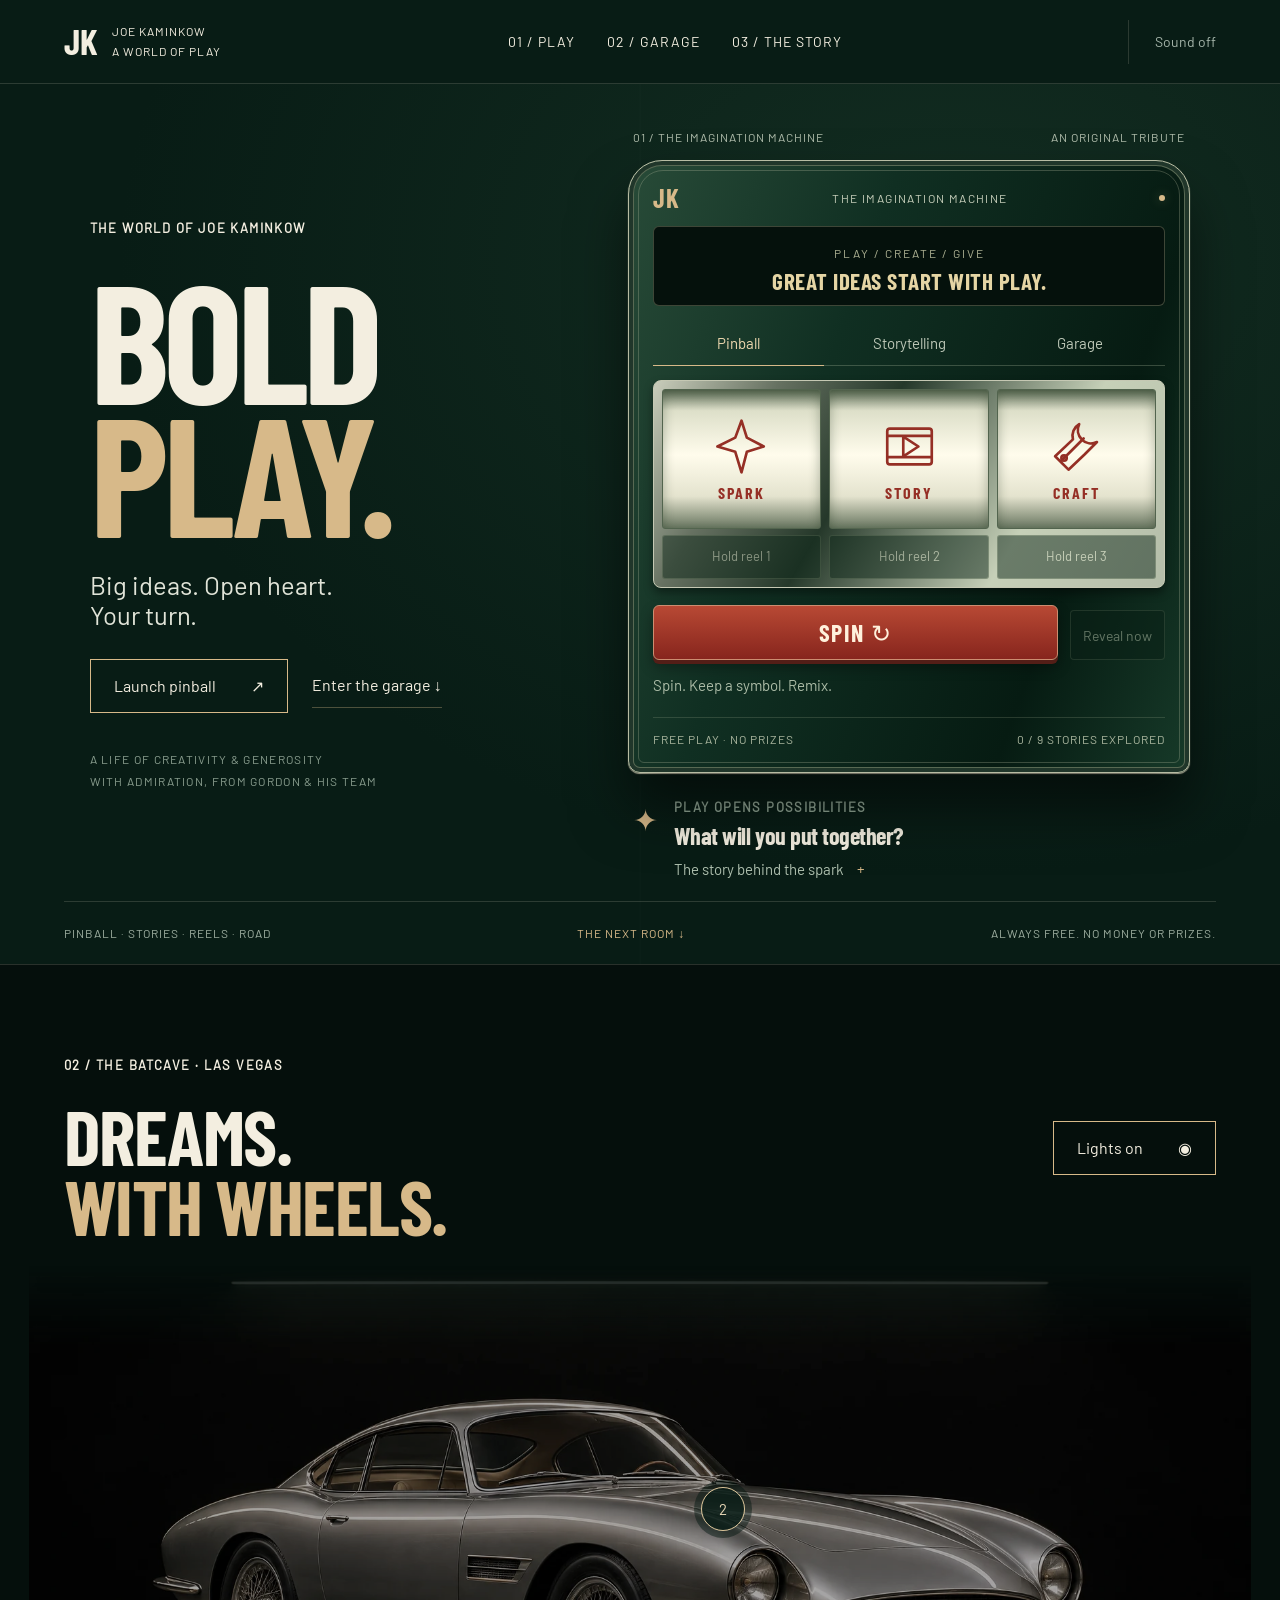
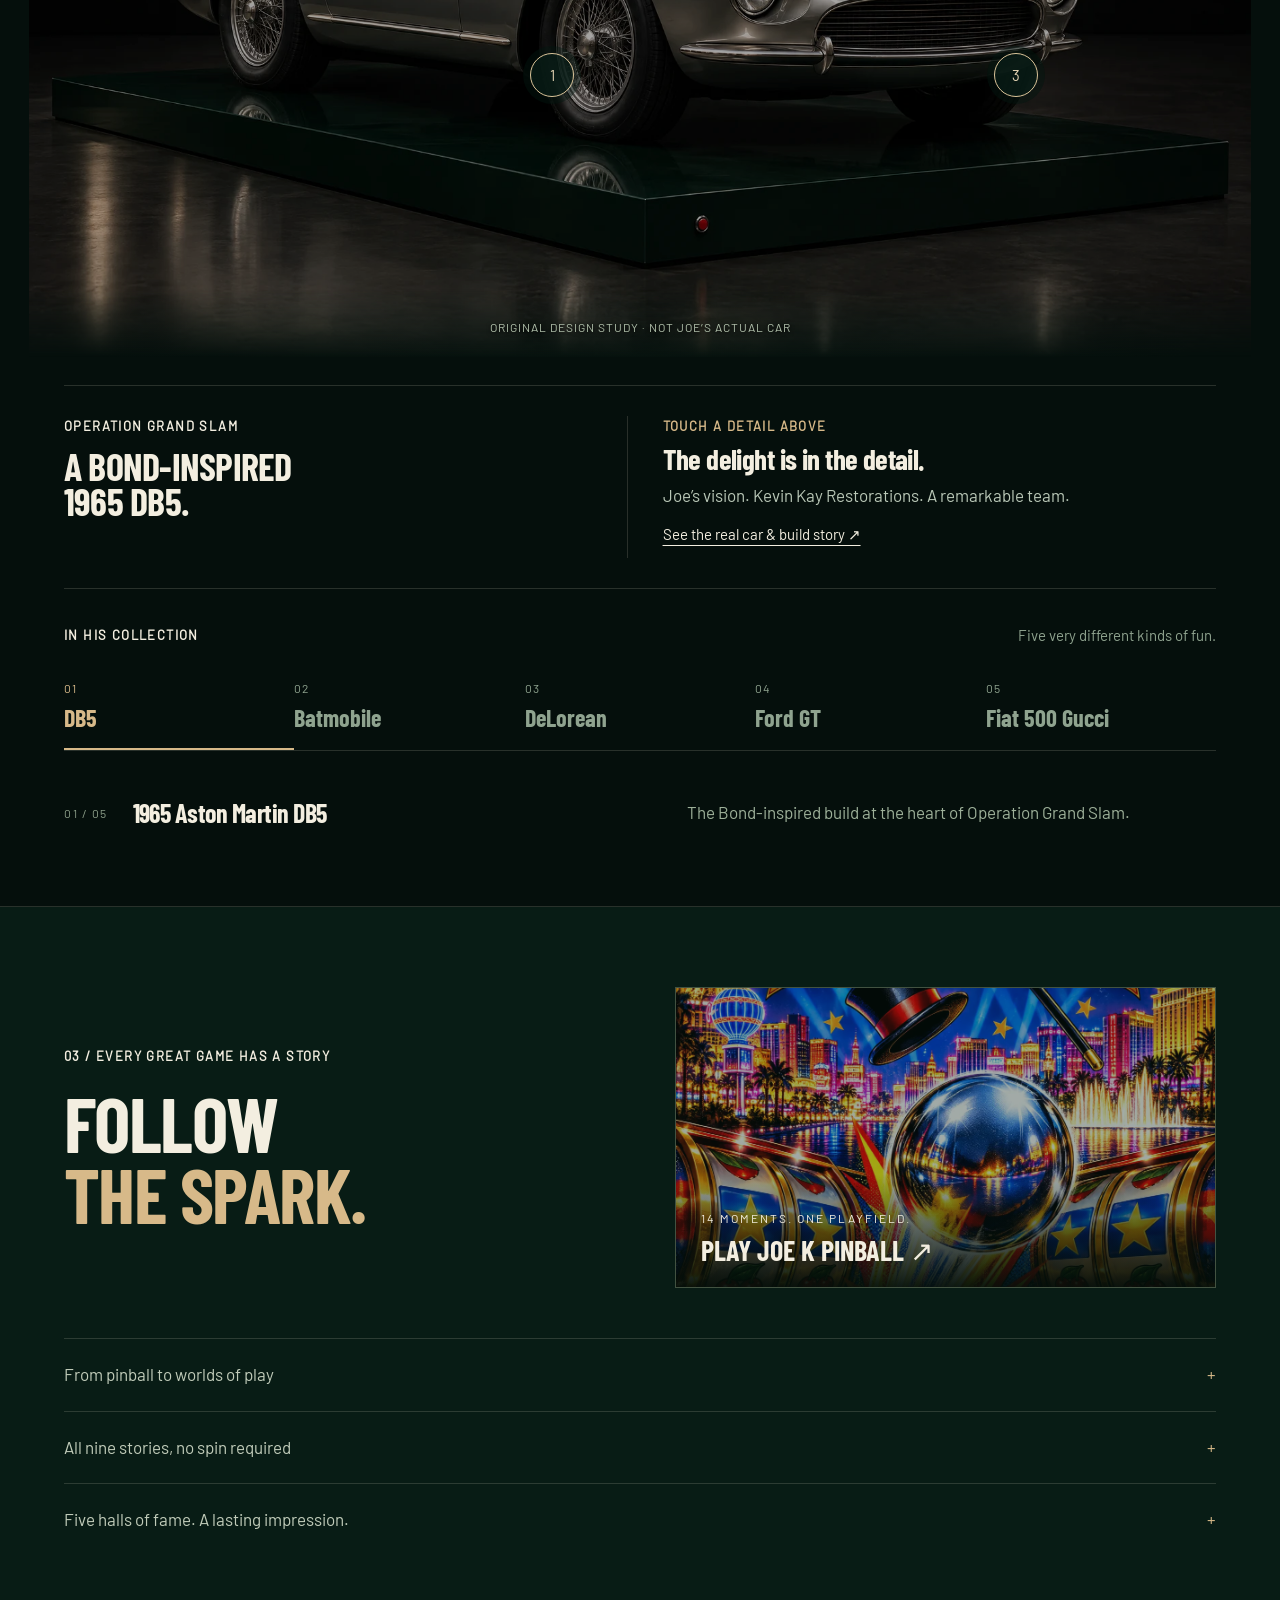
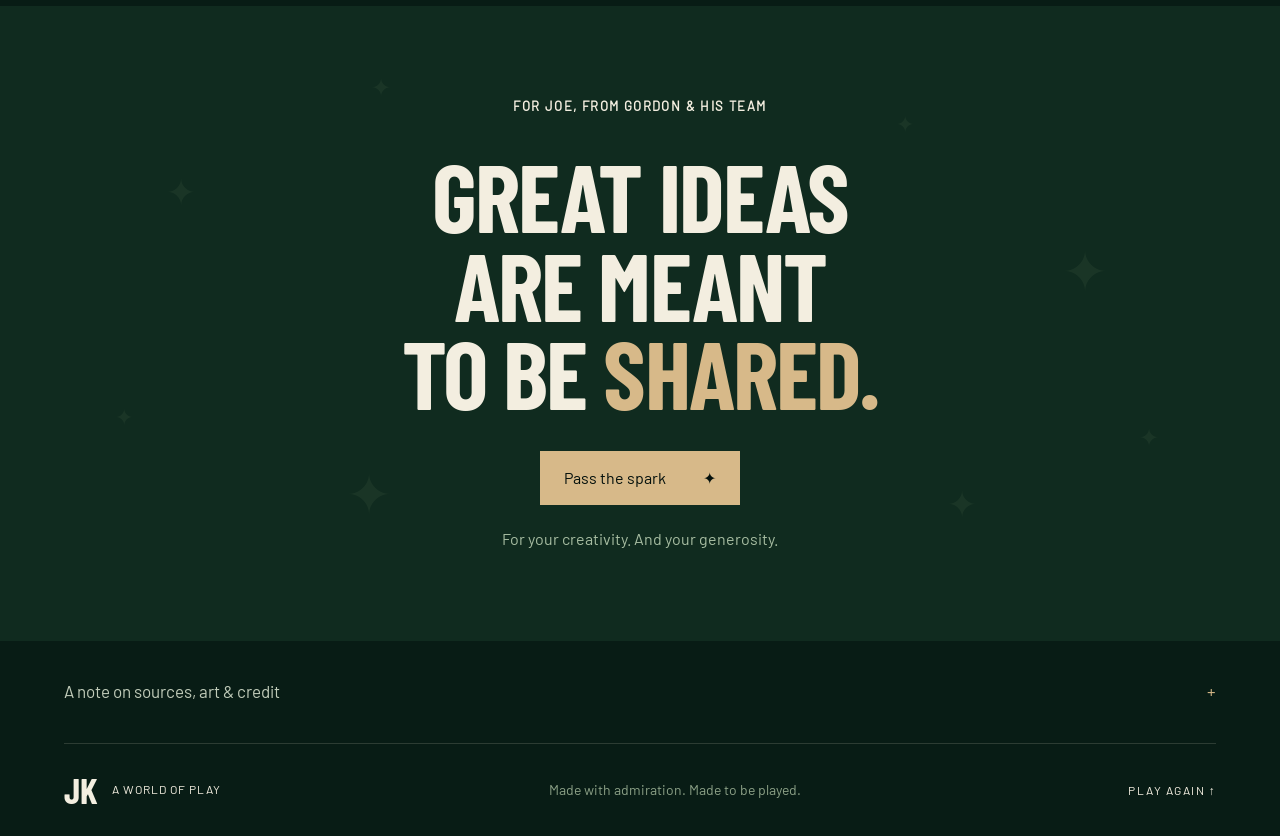
<file: index.html>
<!doctype html>
<html lang="en"><head><meta charset="utf-8"><meta name="viewport" content="width=device-width,initial-scale=1"><meta name="robots" content="noindex,nofollow,noarchive,noimageindex"><meta property="og:title" content="Joe Kaminkow — A World of Play"><meta property="og:description" content="Bold play. Big ideas. Open heart. A playable tribute."><meta property="og:image" content="https://gordonusc.github.io/joe-kaminkow/art/showroom.webp"><meta name="theme-color" content="#0a2019"><title>Joe Kaminkow — A World of Play</title><meta name="description" content="Bold play. Extraordinary creativity. A generous life. A playable tribute to Joe Kaminkow, from pinball and storytelling to his remarkable garage."><link rel="icon" href="art/favicon.svg" type="image/svg+xml"><link rel="stylesheet" href="site.css?v=2"><script src="site.js?v=2" defer></script></head>
<body><a class="skip" href="#spin">Skip to play</a>
<header class="topbar"><a class="wordmark" href="#home">JK<span>JOE KAMINKOW<br>A WORLD OF PLAY</span></a><nav aria-label="Main navigation"><a href="#play">01 / PLAY</a><a href="#garage">02 / GARAGE</a><a href="#legacy">03 / THE STORY</a></nav><button class="sound-global" type="button" id="sound-toggle" aria-pressed="false">Sound off</button></header>
<main id="main"><section class="hero" id="home" aria-labelledby="hero-title">
<div class="hero-copy"><p class="eyebrow">THE WORLD OF JOE KAMINKOW</p><h1 id="hero-title">BOLD <br><em>PLAY.</em></h1><p class="hero-line">Big ideas. Open heart. <br>Your turn.</p><div class="hero-actions"><a class="button outline" href="pinball.html" data-open-pinball>Launch pinball <span>↗</span></a><a class="text-link" href="#garage">Enter the garage ↓</a></div><span class="edition">A LIFE OF CREATIVITY & GENEROSITY<br>WITH ADMIRATION, FROM GORDON & HIS TEAM</span></div>
<div class="play-stage" id="play"><div class="stage-label"><span>01 / THE IMAGINATION MACHINE</span><span>AN ORIGINAL TRIBUTE</span></div><div class="machine" id="machine"><div class="machine-top"><div class="maker-mark">JK</div><span>THE IMAGINATION MACHINE</span><span class="machine-dot" aria-hidden="true"></span></div><div class="machine-screen"><span class="screen-kicker">PLAY / CREATE / GIVE</span><p id="machine-message">GREAT IDEAS START WITH PLAY.</p></div>
<fieldset class="lens-picker"><legend>CHOOSE YOUR WORLD</legend><label><input type="radio" name="world" value="pinball" checked><span>Pinball</span></label><label><input type="radio" name="world" value="stories"><span>Storytelling</span></label><label><input type="radio" name="world" value="garage"><span>Garage</span></label></fieldset>
<div class="reel-bank" aria-label="Three creative symbols"><div class="reel-unit"><div class="reel" id="reel-0"><span class="symbol" data-symbol="0"></span><span class="reel-label">SPARK</span></div><button class="hold" type="button" data-reel="0" aria-pressed="false" disabled>Hold reel 1</button></div><div class="reel-unit"><div class="reel" id="reel-1"><span class="symbol" data-symbol="1"></span><span class="reel-label">STORY</span></div><button class="hold" type="button" data-reel="1" aria-pressed="false" disabled>Hold reel 2</button></div><div class="reel-unit"><div class="reel" id="reel-2"><span class="symbol" data-symbol="2"></span><span class="reel-label">CRAFT</span></div><button class="hold" type="button" data-reel="2" aria-pressed="false" disabled>Hold reel 3</button></div></div>
<div class="machine-console"><div><span class="step-label"></span><button class="spin" id="spin" type="button" disabled>SPIN <span aria-hidden="true">↻</span></button></div><div class="small-controls"><button id="reveal-now" type="button" disabled>Reveal now</button></div></div><p class="machine-help" id="machine-help">Spin. Keep a symbol. Remix.</p><div class="machine-bottom"><span>FREE PLAY · NO PRIZES</span><span id="discovered">0 / 9 STORIES EXPLORED</span></div><noscript><p class="no-script">The reels need JavaScript. All nine stories are available below.</p></noscript></div>
<article class="reveal-card" id="reveal-card" aria-live="polite" aria-atomic="true"><span class="reveal-star" aria-hidden="true">✦</span><div><p class="eyebrow" id="reveal-category">PLAY OPENS POSSIBILITIES</p><h3 id="reveal-title">What will you put together?</h3><details id="discovery-detail"><summary>The story behind the spark <span>+</span></summary><p id="reveal-copy">Every combination opens a story from Joe’s creative life. Spin to discover one.</p><a id="reveal-link" href="#story-shelf">All stories ↗</a></details></div></article></div>
<div class="hero-floor"><span>PINBALL · STORIES · REELS · ROAD</span><a href="#garage">THE NEXT ROOM ↓</a><span>ALWAYS FREE. NO MONEY OR PRIZES.</span></div></section>
<section class="garage" id="garage" aria-labelledby="garage-title"><div class="section-wrap"><div class="section-top"><div><p class="eyebrow">02 / THE BATCAVE · LAS VEGAS</p><h2 id="garage-title">DREAMS.<br><em>WITH WHEELS.</em></h2></div><button id="garage-light" class="button outline" aria-pressed="false">Lights on <span>◉</span></button></div>
<div class="showroom" id="showroom"><span class="room-number" aria-hidden="true">007</span><div class="ceiling-light" aria-hidden="true"></div><img class="car-art" src="art/garage-showroom.webp" width="1800" height="1018" alt="Original cinematic design study of a silver grand tourer in a dark green showroom. Not Joe’s actual DB5."><div class="hotspots" aria-label="Explore the build"><button class="hotspot" data-detail="0" aria-label="Explore the craft" style="--x:29%;--y:65%">1</button><button class="hotspot" data-detail="1" aria-label="Explore the imagination" style="--x:53%;--y:43%">2</button><button class="hotspot" data-detail="2" aria-label="Explore the people" style="--x:74%;--y:61%">3</button></div><span class="art-label">ORIGINAL DESIGN STUDY · NOT JOE’S ACTUAL CAR</span></div>
<div class="garage-console"><div class="build-title"><p class="eyebrow">OPERATION GRAND SLAM</p><h3>A BOND-INSPIRED <br>1965 DB5.</h3></div><div class="detail-readout" aria-live="polite" aria-atomic="true"><p class="eyebrow" id="detail-kicker">TOUCH A DETAIL ABOVE</p><h4 id="detail-title">The delight is in the detail.</h4><p id="detail-copy">Joe’s vision. Kevin Kay Restorations. A remarkable team.</p><a href="https://collectorscarworld.com/joe-kaminkows-james-bond-007-db5-heads-to-amelia/">See the real car & build story ↗</a></div></div>
<div class="collection"><div class="collection-header"><p class="eyebrow">IN HIS COLLECTION</p><span>Five very different kinds of fun.</span></div><div class="car-tabs" role="group" aria-label="Explore cars in the collection"><button type="button" data-car="0" aria-pressed="true"><span>01</span>DB5</button><button type="button" data-car="1" aria-pressed="false"><span>02</span>Batmobile</button><button type="button" data-car="2" aria-pressed="false"><span>03</span>DeLorean</button><button type="button" data-car="3" aria-pressed="false"><span>04</span>Ford GT</button><button type="button" data-car="4" aria-pressed="false"><span>05</span>Fiat 500 Gucci</button></div><div class="car-detail" aria-live="polite" aria-atomic="true"><span id="car-number">01 / 05</span><h4 id="car-name">1965 Aston Martin DB5</h4><p id="car-description">The Bond-inspired build at the heart of Operation Grand Slam.</p></div></div>
</div></section>
<section class="archive section-wrap" id="legacy"><div class="archive-top"><div><p class="eyebrow">03 / EVERY GREAT GAME HAS A STORY</p><h2>FOLLOW <br><em>THE SPARK.</em></h2></div><a class="pinball-door" href="pinball.html" data-open-pinball><img src="art/backglass.webp" width="600" height="335" loading="lazy" alt="Original Joe K pinball backglass"><span>14 MOMENTS. ONE PLAYFIELD.<b>PLAY JOE K PINBALL ↗</b></span></a></div><details class="legacy-drawer"><summary>From pinball to worlds of play <span>+</span></summary><section class="welcome section-wrap" id="legacy-reading" aria-labelledby="legacy-title"><div class="section-top"><p class="eyebrow">01 / THE CREATIVE THROUGH LINE</p><p class="aside-label">A spark. A team. A world brought to life.</p></div><div class="intro-grid"><h2 id="legacy-title">THE MAGIC IS<br>IN MAKING IT <em>REAL.</em></h2><div><p class="big-copy">A story you recognize. A machine you want to touch. A little surprise you can’t wait to show someone.</p><p>Joe’s career connects these pleasures across pinball, licensed slot entertainment and social games. His gift is both creative and collaborative: finding a possibility, bringing people together, and making the experience feel alive.</p><p class="source-line">Career context: <a href="https://licensinginternational.org/about/hall-of-fame/joseph-kaminkow/">Licensing International’s 2024 tribute ↗</a></p></div></div>
<div class="chapters">
<article class="chapter"><span class="chapter-no">01</span><p class="eyebrow">PINBALL / WILLIAMS &amp; DATA EAST</p><h3>A WORLD<br>UNDER GLASS.</h3><p>Joe secured the NASA license for <i>Space Shuttle</i>, then co-founded Data East Pinball with Gary Stern. Familiar stories became invitations to step up and play.</p><p class="credit">The craft is shared: Barry Oursler designed <i>Space Shuttle</i>; David Thiel created <i>Laser War</i>’s music and sound.</p><a class="text-link" href="pinball.html#story">The pinball chapters ↗</a></article>
<article class="chapter"><span class="chapter-no">02</span><p class="eyebrow">SLOTS / IGT &amp; ARISTOCRAT</p><h3>THE CABINET<br>BECOMES A STAGE.</h3><p>At IGT, his work helped turn licensed entertainment into a defining creative language for slots. At Aristocrat, he brought that sensibility to new games and cabinet ideas.</p><p class="credit">His own account emphasizes richer video, speech, lighting and interaction—alongside the teams that make them work.</p><a class="text-link" href="https://cdcgaming.com/commentary/frank-floor-talk-innovator-joe-kaminkow-looks-back-and-to-the-future/">Joe on creative evolution ↗</a></article>
<article class="chapter"><span class="chapter-no">03</span><p class="eyebrow">SOCIAL PLAY / SPOOKY COOL &amp; ZYNGA</p><h3>THE WORLD<br>GETS BIGGER.</h3><p>Spooky Cool Labs built a <i>Wizard of Oz</i> city-building game before joining Zynga in 2013. Joe’s work there included <i>Hit It Rich</i>, extending his storytelling instincts into social games.</p><p class="credit">In October 2022, Aristocrat named him Chief Innovation Officer, a role spanning creative innovation and talent.</p><a class="text-link" href="https://www.prnewswire.com/news-releases/aristocrat-gaming-appoints-joe-kaminkow-as-chief-innovation-officer-301644444.html">The dated announcement ↗</a></article>
</div>
<div class="timeline-link"><span>There’s a story behind every machine.</span><a href="pinball.html#story">Explore all 14 original career moments <span aria-hidden="true">↗</span></a></div>
</section></details><details class="story-shelf" id="story-shelf"><summary>All nine stories, no spin required <span aria-hidden="true">+</span></summary><div id="all-stories"><article><p class="eyebrow">PINBALL</p><h4>Give the story a physical presence.</h4><p>Joe secured the NASA license for Space Shuttle at Williams. Barry Oursler designed the machine. A familiar idea and a physical playfield came together through different kinds of creative work.</p><a href="https://licensinginternational.org/about/hall-of-fame/joseph-kaminkow/">Explore the source ↗</a></article><article><p class="eyebrow">PINBALL</p><h4>Let the whole machine perform.</h4><p>Data East’s 1987 Laser War is recorded by IPDB as the first pinball machine with stereo and subwoofer sound. Joe described building it with Gary Stern; the music and sound are David Thiel’s.</p><a href="https://www.ipdb.org/machine.cgi?id=1415">Explore the source ↗</a></article><article><p class="eyebrow">PINBALL</p><h4>A surprise you can actually touch.</h4><p>A ball-catching, ball-retrieving target appears in US Patent 5,358,244. The named inventors are Joseph Kaminkow and Edwin Cebula. That is a concrete piece of shared invention—not a solo legend.</p><a href="https://patents.google.com/patent/US5358244A/en">Explore the source ↗</a></article><article><p class="eyebrow">STORIES</p><h4>Recognition is only the beginning.</h4><p>Joe’s work in licensed entertainment brought familiar worlds into play. The creative challenge is what happens after recognition: how a story becomes interaction, character and surprise.</p><a href="https://licensinginternational.org/about/hall-of-fame/joseph-kaminkow/">Explore the source ↗</a></article><article><p class="eyebrow">STORIES</p><h4>Think beyond the screen.</h4><p>In his 2023 interview, Joe discusses video, speech, lighting and cabinet form as parts of the same experience. This little machine borrows that creative principle; its artwork and rules are original.</p><a href="https://cdcgaming.com/commentary/frank-floor-talk-innovator-joe-kaminkow-looks-back-and-to-the-future/">Explore the source ↗</a></article><article><p class="eyebrow">STORIES</p><h4>Leave room for the team.</h4><p>Joe describes assembling complementary creative talents. His contribution matters, and so does the work around him: engineers, artists, programmers, sound designers and fellow game designers.</p><a href="https://cdcgaming.com/commentary/frank-floor-talk-innovator-joe-kaminkow-looks-back-and-to-the-future/">Explore the source ↗</a></article><article><p class="eyebrow">GARAGE</p><h4>An idea deserves a beautiful finish.</h4><p>Operation Grand Slam brought Joe’s Bond-inspired DB5 vision together with Kevin Kay Restorations and specialist collaborators. The work behind the polish is part of the story.</p><a href="https://collectorscarworld.com/joe-kaminkows-james-bond-007-db5-heads-to-amelia/">Explore the source ↗</a></article><article><p class="eyebrow">GARAGE</p><h4>Curiosity has room for contrast.</h4><p>His published collection ranges from a Fiat 500 Gucci to a Ford GT. Small, exuberant and unexpected can belong in the same garage as a supercar.</p><a href="https://collectorscarworld.com/joe-kaminkows-james-bond-007-db5-heads-to-amelia/">Explore the source ↗</a></article><article><p class="eyebrow">GARAGE</p><h4>Keep a little play inside.</h4><p>The DB5’s in-car screen includes games. Even within an elaborate automotive project, Joe found another place to make somebody smile.</p><a href="https://collectorscarworld.com/joe-kaminkows-james-bond-007-db5-heads-to-amelia/">Explore the source ↗</a></article></div></details><details class="legacy-drawer"><summary>Five halls of fame. A lasting impression. <span>+</span></summary><section class="honors section-wrap" aria-labelledby="honors-title"><p class="eyebrow">04 / RECOGNITION, WITH THE CREDITS INTACT</p><div class="honors-grid"><h2 id="honors-title">A LASTING<br><em>IMPRESSION.</em></h2><div><p>Different fields. A shared appreciation for what Joe brings to play.</p><ol class="honor-list"><li><span>2004</span><a href="https://pinballexpo.com/wp-content/uploads/2025/11/Expo-Guide-2025.pdf">Pinball Expo Hall of Fame ↗</a></li><li><span>2017</span><a href="https://cdcgaming.com/commentary/newest-gaming-hall-of-fame-member-and-game-designer-joe-kaminkow-not-finished-creating/">AGA Gaming Hall of Fame ↗</a></li><li><span>FIRST INDUCTEE</span><a href="https://cdcgaming.com/slot-designer-kaminkow-is-the-first-inductee-to-the-ekg-slot-award-hall-of-fame/">EKG Slot Awards Hall of Fame ↗</a></li><li><span>2023</span><a href="https://www.replaymag.com/joe-kaminkow-in-first-coin-op-hall-of-fame-class/">Coin-Op Hall of Fame ↗</a></li><li><span>2024</span><a href="https://licensinginternational.org/about/hall-of-fame/joseph-kaminkow/">Licensing International Hall of Fame ↗</a></li></ol><p class="source-line">Other awards and industry recognition are preserved in the <a href="pinball.html#hiscore">original tribute’s honors list</a>.</p></div></div></section></details></section>
<section class="personal-note" id="note"><p class="eyebrow">FOR JOE, FROM GORDON & HIS TEAM</p><div class="spark-field" id="spark-field" aria-hidden="true"><i>✦</i><i>✦</i><i>✦</i><i>✦</i><i>✦</i><i>✦</i><i>✦</i><i>✦</i></div><h2>GREAT IDEAS<br>ARE MEANT<br>TO BE <em>SHARED.</em></h2><button class="button primary" id="give-spark">Pass the spark <span>✦</span></button><p id="spark-note" aria-live="polite">For your creativity. And your generosity.</p></section><section class="sources section-wrap" id="sources"><details><summary>A note on sources, art &amp; credit <span aria-hidden="true">+</span></summary><div class="source-notes"><p>This is an independent tribute from Gordon Bellamy and his team, not an official company or product site. Historical game titles belong to their respective owners. Joe’s licensing, leadership and invention are distinguished from the work of collaborators and companies.</p><p>The Blender showroom sculpture, Higgsfield cinematic car study and new reel symbols are original artwork created for this tribute. They do not depict an actual commercial game or document Joe’s actual car. The new mechanical effects are original ElevenLabs sound design. The original pinball art and audio are retained from this repository, which credits Higgsfield and ElevenLabs. Photography in linked articles is not reproduced here.</p><p>Dates and roles reflect the linked sources, including the October 10, 2022 Aristocrat announcement. Editorial language about Joe’s generosity expresses Gordon’s tribute. The new reel experience is free creative play, with no money, prizes, purchases or gambling services.</p><p><a href="pinball.html#story">All fourteen career moments and their original references ↗</a> · <a href="CREDITS.md">Art & source credits ↗</a></p></div></details></section></main><footer><a class="wordmark" href="#home">JK<span>A WORLD OF PLAY</span></a><p>Made with admiration. Made to be played.</p><a href="#home">PLAY AGAIN ↑</a></footer>
<dialog id="pinball-room" aria-label="Joe K pinball"><form method="dialog"><span>JOE K / THE ORIGINAL PINBALL</span><button class="button outline">Close ×</button></form><iframe title="Playable Joe K pinball" loading="lazy"></iframe></dialog>
</body></html>
</file>
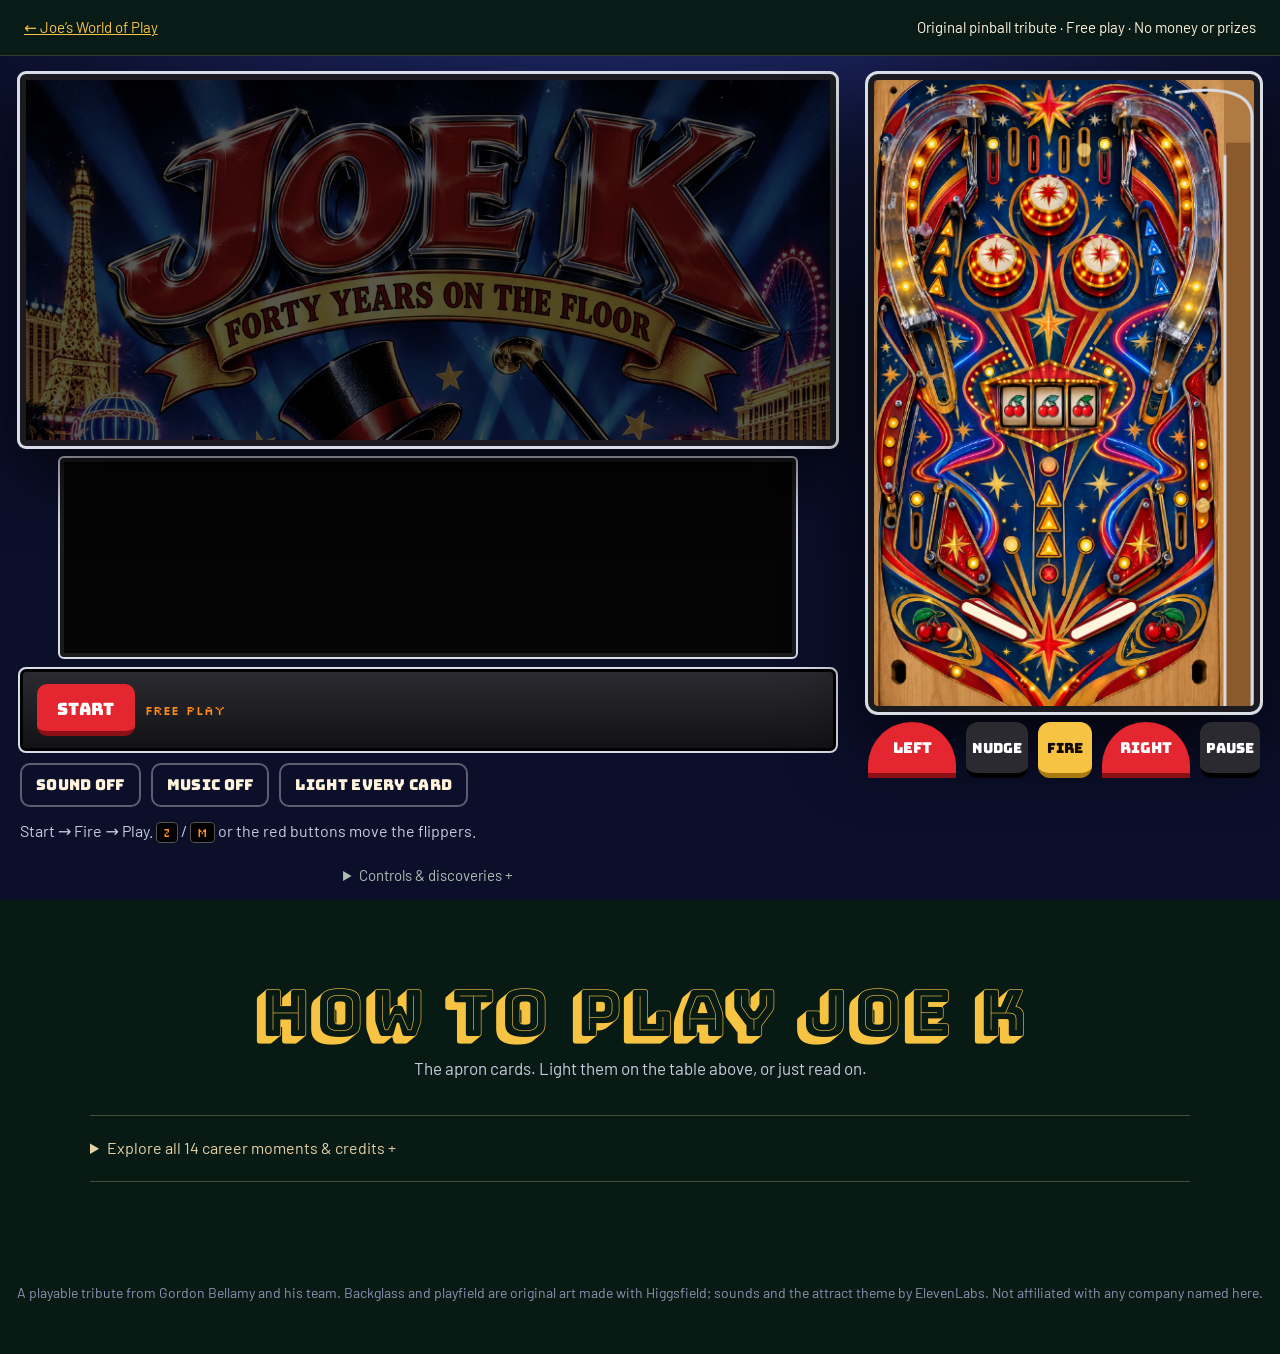
<file: pinball.html>
<!doctype html>
<html lang="en">
<head>
<meta charset="utf-8">
<script>document.documentElement.classList.add("js")</script>
<meta name="viewport" content="width=device-width, initial-scale=1, viewport-fit=cover">
<meta name="robots" content="noindex, nofollow, noarchive, noimageindex">
<title>Joe K, Forty Years on the Floor</title>
<meta name="description" content="A playable tribute to Joe Kaminkow: drop a coin, flip the ball, and light up four decades of pinball and slot design.">
<meta property="og:title" content="Joe K, Forty Years on the Floor">
<meta property="og:description" content="Drop a coin. Flip the ball. Light up forty years of play.">
<meta property="og:image" content="art/backglass.webp">
<meta name="theme-color" content="#0b0f2a">
<link href="fonts/pinball.css" rel="stylesheet">
<!-- STYLE: Attract mode, built to Data East spec (128x32 orange plasma DMD, USA2 coin door, World Record high scores, replay at 300M, match 00 to 90, ball save, one tilt warning, fire-button skill shot; sources in the operator card). The page is an original early-90s pinball machine in Joe's own medium: an airbrushed backglass (Higgsfield), a 128x32 orange dot-matrix display, a playable table whose physics follow the painted art, and the story told as apron cards (the instruction and replay cards on a real playfield). FORBIDS: dark editorial serif hero, card grids, typewriter kickers, pill buttons, stock photos of him | WHY: his life's work is making people want to put in one more coin; the tribute should do that in the first ten seconds | ALT: a Las Vegas bulb-marquee showroom page (rejected: a sign you read, not a game you play). -->
<style>
:root{
  --cab:#0b0f2a; --cab2:#141a44; --chrome:#d9dde6; --red:#e3262f; --gold:#f6c343; --blue:#1d4fd8; --cream:#fff3dc; --ink:#140a05; --dmd:#ff8a1e;
  --display:"Bungee",Impact,sans-serif; --shade:"Bungee Shade","Bungee",Impact,sans-serif; --body:"Rubik",system-ui,-apple-system,sans-serif; --pix:"Silkscreen",ui-monospace,monospace;
  color-scheme:dark;
}
*{box-sizing:border-box}
[hidden]{display:none!important}
html{scroll-behavior:smooth}
body{margin:0;background:radial-gradient(1200px 700px at 50% -10%,#24307a 0,var(--cab) 60%) fixed,var(--cab);color:var(--cream);font:400 17px/1.55 var(--body);-webkit-font-smoothing:antialiased}
a{color:var(--gold)}
:focus-visible{outline:3px solid var(--gold);outline-offset:3px}
h1,h2,h3{font-family:var(--display);font-weight:400;line-height:1;margin:0;letter-spacing:.01em}
p{margin:0}
.skip{position:absolute;left:10px;top:-60px;background:var(--gold);color:var(--ink);padding:10px 14px;z-index:50}.skip:focus{top:10px}

/* the cabinet */
.cabinet{display:grid;grid-template-columns:minmax(0,1fr) auto;gap:clamp(14px,2.5vw,32px);align-items:start;width:min(1240px,100% - 24px);margin:0 auto;padding:clamp(10px,2vh,22px) 0 30px}
.head{display:grid;gap:12px}
.backglass{margin:0;position:relative;border:6px solid #1b1b1f;outline:3px solid var(--chrome);border-radius:6px;overflow:hidden;box-shadow:0 0 0 1px #000,0 30px 70px #000a}
.backglass img{display:block;width:100%;height:auto;max-height:40vh;object-fit:cover;object-position:50% 0}
html.js .backglass img{filter:brightness(.35) saturate(.6);transition:filter 1.4s ease}
html.js body.lit .backglass img{filter:none;animation:glow 2.6s ease-in-out infinite}
@keyframes glow{50%{filter:brightness(1.08) saturate(1.1)}}
.dmdbox{max-width:calc(20vh * 4 + 16px);width:100%;justify-self:center;background:#050505;border:4px solid #1b1b1f;outline:2px solid var(--chrome);border-radius:4px;padding:6px}
#dmd{display:block;width:100%;height:auto;aspect-ratio:4/1;image-rendering:pixelated}
.controls{display:flex;flex-wrap:wrap;gap:10px;align-items:center}
.btn{appearance:none;cursor:pointer;font:400 17px var(--display);letter-spacing:.02em;color:var(--ink);background:var(--gold);border:0;border-bottom:5px solid #a77b10;border-radius:10px;padding:14px 20px 11px;min-height:52px;text-decoration:none;display:inline-flex;align-items:center;gap:10px}
.btn:active{transform:translateY(3px);border-bottom-width:2px}
.btn.red{background:var(--red);color:#fff;border-bottom-color:#8d1016}
.btn.ghost{background:transparent;color:var(--cream);border:2px solid #ffffff55;border-bottom:2px solid #ffffff55;font-size:14px;min-height:44px;padding:10px 14px}
.btn.ghost[aria-pressed="true"]{border-color:var(--gold);color:var(--gold)}
.coinslot{width:22px;height:30px;border-radius:4px;background:linear-gradient(#000,#333);box-shadow:inset 0 0 0 3px #f6c343;display:inline-block}
.howto{font-size:14px;color:#c9cbe0}
.howto kbd{font:400 12px var(--pix);background:#000;border:1px solid #555;border-radius:4px;padding:2px 6px;color:var(--dmd)}
#progress{font:400 13px var(--pix);color:var(--dmd)}
.table{position:relative;justify-self:end}
.table canvas{display:block;border:6px solid #1b1b1f;outline:3px solid var(--chrome);border-radius:10px;box-shadow:0 30px 80px #000c;touch-action:none;background:#16204a}
.flips{display:flex;justify-content:space-between;gap:10px;margin-top:10px}
.flips button{flex:1;appearance:none;border:0;border-radius:999px 999px 18px 18px;background:var(--red);color:#fff;font:400 15px var(--display);min-height:56px;border-bottom:5px solid #8d1016;cursor:pointer;touch-action:none}
.sr{position:absolute;width:1px;height:1px;overflow:hidden;clip:rect(0 0 0 0)}
@media (max-width:860px){.cabinet{grid-template-columns:1fr}.table{justify-self:center;scroll-margin-top:calc(var(--dmdh,70px) + 8px)}.backglass img{max-height:30vh}
 body.playing .dmdbox{position:fixed;top:0;left:0;right:0;z-index:30;border-radius:0;outline:0;border-width:0 0 3px;padding:4px 8px calc(4px)}
 body.playing .cabinet{padding-top:calc(var(--dmdh,70px) + 6px)}}

/* coin door, USA2 pricing as on Data East's Jurassic Park */
.coindoor{display:grid;grid-template-columns:auto auto 1fr;gap:12px 16px;align-items:center;background:linear-gradient(#2a2a30,#121216);border:3px solid #000;outline:2px solid var(--chrome);border-radius:6px;padding:12px 14px}
.slots{display:flex;gap:10px}
.slot{appearance:none;cursor:pointer;display:grid;justify-items:center;gap:6px;background:linear-gradient(#c9ccd4,#8d919c);border:2px solid #000;border-radius:6px;padding:8px 10px;min-width:62px;min-height:64px;color:#111}
.slot .mouth{width:6px;height:26px;background:#000;border-radius:2px;box-shadow:inset 0 0 0 1px #555}
.slot b{font:400 12px var(--pix);background:#fff8dc;border:1px solid #000;padding:1px 4px}
.slot:active{transform:translateY(2px)}
.pricecard{font:400 12px/1.4 var(--pix);color:#111;background:#fff8dc;border:1px solid #000;padding:6px 8px;transform:rotate(-1deg)}
.panel{display:flex;flex-wrap:wrap;gap:10px;align-items:center;justify-content:flex-end}
.panel #credits{font:400 13px var(--pix);color:var(--dmd)}
.op{font-size:13px;color:#c9cbe0;display:flex;gap:6px;align-items:center;min-height:44px}
.op small{color:#8f92b3}
.btn:disabled{opacity:.45;cursor:not-allowed}
.flips button.small{flex:.55;font-size:13px;background:#2a2a30;border-bottom-color:#000;border-radius:12px}
.flips button.fire{background:var(--gold);color:var(--ink);border-bottom-color:#a77b10}
@media (max-width:560px){.coindoor{grid-template-columns:1fr auto}.panel{grid-column:1 / -1;justify-content:flex-start}}
/* operator card: a page from the manual */
.opcard{margin-top:46px;background:#f4f1e6;color:#1a1a1a;border:1px solid #000;padding:18px 20px;font:400 15px/1.55 var(--body);display:grid;gap:8px;max-width:70ch}
.opcard h2{font:400 22px var(--display);color:#1a1a1a}
.opcard ul{margin:0;padding-left:18px;display:grid;gap:4px}
.opcard .src{font-size:12px;color:#555}.opcard a{color:#333}
/* the story: apron cards */
.story{width:min(1100px,100% - 24px);margin:0 auto;padding:40px 0 60px}
.story > h2{font:400 clamp(34px,6vw,64px)/1 var(--shade);color:var(--gold);text-align:center;margin-bottom:10px}
.story > p.lede{text-align:center;color:#c9cbe0;max-width:56ch;margin:0 auto 34px}
.apron{display:grid;grid-template-columns:repeat(auto-fit,minmax(min(100%,300px),1fr));gap:20px}
.card{background:var(--cream);color:var(--ink);border-radius:6px;padding:18px 18px 16px;position:relative;box-shadow:0 2px 0 #c9b38a,0 18px 40px #0008;display:grid;gap:8px;align-content:start;transform:rotate(var(--r,0deg))}
.card:nth-child(3n+1){--r:-.6deg}.card:nth-child(3n+2){--r:.5deg}.card:nth-child(3n){--r:-.2deg}
.card .yr{font:400 13px var(--pix);color:var(--red)}
.card h3{font-size:22px;color:var(--ink)}
.card p{font-size:15.5px;line-height:1.5}
.card .src{font-size:12px;color:#6b5a45}
.card .src a{color:#6b5a45}
.card::after{content:"";position:absolute;right:12px;top:12px;width:14px;height:14px;border-radius:50%;background:#d8cbb3;box-shadow:inset 0 0 0 2px #b9a888}
html.js .card.lit::after{background:radial-gradient(circle at 40% 35%,#fff,var(--gold) 45%,#c58a00);box-shadow:0 0 12px var(--gold)}
.machines{margin-top:46px;display:grid;gap:14px}
.machines h2,.hof h2,.notes h2{font:400 clamp(26px,4vw,40px)/1 var(--display);color:var(--gold)}
.marquees{display:flex;flex-wrap:wrap;gap:10px}
.marquees span{font:400 15px var(--display);letter-spacing:.02em;padding:10px 14px;background:#000;border:2px solid var(--gold);color:var(--cream);border-radius:4px}
.marquees span small{display:block;font:400 11px var(--pix);color:var(--dmd);margin-top:3px}
.hof{margin-top:46px;display:grid;gap:14px}
.hiscore{background:#000;border:4px solid #1b1b1f;outline:2px solid var(--chrome);border-radius:4px;padding:16px 18px;font:400 clamp(13px,1.6vw,16px)/1.9 var(--pix);color:var(--dmd)}
.hiscore li{display:grid;grid-template-columns:2.2em 1fr auto;gap:10px}
.hiscore ol{margin:0;padding:0;list-style:none}
.notes{margin-top:46px;display:grid;gap:10px;color:#c9cbe0;font-size:14px}
.notes h2{font-size:24px}
#after[hidden]{display:none}
footer{text-align:center;color:#8f92b3;font-size:13px;padding:20px 12px 50px}
@media (prefers-reduced-motion:reduce){*{animation:none!important;transition:none!important}html.js .backglass img{filter:none}}
.return-nav{display:flex;gap:16px;align-items:center;justify-content:space-between;padding:16px 24px;background:#091b17;font-size:14px}.return-nav button{min-height:44px;background:#f6c343;padding:8px 16px;border:0;border-radius:5px}.slots,.pricecard,.op{display:none}.coindoor{grid-template-columns:1fr}.panel{justify-content:flex-start}@media(max-width:560px){.return-nav{flex-wrap:wrap;padding:12px}.return-nav span{font-size:12px}}
.return-nav{position:relative;z-index:40}.flips #pausebtn{font-size:12px}.skip{clip-path:inset(50%);width:1px;height:1px;overflow:hidden}.skip:focus{clip-path:none;width:auto;height:auto}
#career-archive>summary{padding:20px 0;margin-bottom:20px;border-block:1px solid #e9d6a344;cursor:pointer;color:#e8d2a8;font-size:16px}.game-help{font-size:12px;color:#afbcb1;max-width:580px;margin:0 auto 14px}.game-help summary{cursor:pointer;padding:10px 0}.game-help p{line-height:1.5;margin:0 0 15px}.howto{font-size:13px}body{background-color:#071b14}.return-nav{border-bottom:1px solid #d7b98933}
/* Type floor 2026-10-06 (Gordon: fonts too small) */.howto{font-size:16px;line-height:1.5}.notes{font-size:16px;line-height:1.55}.game-help{font-size:15px;line-height:1.45}.card .src,.opcard .src{font-size:13px}footer{font-size:14px}.return-nav,.return-nav span{font-size:15px}.flips #pausebtn,.flips button.small{font-size:14px}.btn.ghost{font-size:15px}.marquees span small{font-size:13px}
</style>
</head>
<body>
<nav class="return-nav"><a href="index.html">← Joe’s World of Play</a><span>Original pinball tribute · Free play · No money or prizes</span></nav>
<a class="skip" href="#story">Skip the game, read the story</a>
<main>
<section class="cabinet" aria-label="The machine">
  <div class="head">
    <figure class="backglass"><img src="art/backglass.webp" alt="An original pinball backglass painting: JOE K, Forty Years on the Floor, a chrome pinball bursting over the Las Vegas strip between spinning slot reels and two flippers"></figure>
    <div class="dmdbox"><canvas id="dmd" width="512" height="128" aria-hidden="true"></canvas><p class="sr" id="dmdtext" aria-live="polite">Insert coin</p></div>
    <div class="coindoor" role="group" aria-label="Coin door">
      <div class="slots">
        <button type="button" class="slot" id="c25a" aria-label="Insert a quarter"><span class="mouth" aria-hidden="true"></span><b>25¢</b></button>
        <button type="button" class="slot" id="c100" aria-label="Insert a dollar"><span class="mouth" aria-hidden="true"></span><b>$1.00</b></button>
        <button type="button" class="slot" id="c25b" aria-label="Insert a quarter"><span class="mouth" aria-hidden="true"></span><b>25¢</b></button>
      </div>
      <p class="pricecard">50¢ per play<br>3 plays $1.00</p>
      <div class="panel">
        <button class="btn red" type="button" id="startbtn" disabled>Start</button>
        <span id="credits" aria-live="polite">0 credits</span>
        <label class="op"><input type="checkbox" id="freeplay" checked disabled> Free play <small>(operator setting)</small></label>
      </div>
    </div>
    <div class="controls"><button class="btn ghost" type="button" id="sound" aria-pressed="false">Sound off</button><button class="btn ghost" type="button" id="musicbtn" aria-pressed="false">Music off</button><button class="btn ghost" type="button" id="skip">Light every card</button><span id="progress"></span></div>
    <p class="howto">Start → Fire → Play. <kbd>Z</kbd> / <kbd>M</kbd> or the red buttons move the flippers.</p><details class="game-help"><summary>Controls &amp; discoveries +</summary><p>Space launches. Arrow keys or tapping either half of the table move the flippers. N nudges; too much tilts. Bumpers, lanes and targets light career moments. Always free, no money or prizes.</p></details>
  </div>
  <div class="table">
    <canvas id="table" width="380" height="672" role="img" aria-label="A playable pinball table. Hitting bumpers, lanes, targets and the slot reels lights the career cards below."></canvas>
    <div class="flips"><button type="button" id="fl" aria-label="Left flipper">Left</button><button type="button" id="nudgebtn" class="small" aria-label="Nudge the machine">Nudge</button><button type="button" id="firebtn" class="small fire" aria-label="Fire: launch the ball">Fire</button><button type="button" id="fr" aria-label="Right flipper">Right</button><button id="pausebtn" class="small" type="button" aria-pressed="false">Pause</button></div>
  </div>
</section>

<section class="story" id="story" aria-labelledby="st">
  <h2 id="st">How to play Joe K</h2>
  <p class="lede">The apron cards. Light them on the table above, or just read on.</p>
  <details id="career-archive"><summary>Explore all 14 career moments &amp; credits +</summary><div class="apron" id="apron"><article class="card" data-fact="lh"><p class="yr">Early career</p><h3>Logical Highs</h3><p>He starts a game-development company of his own, Logical Highs.</p><p class="src">Source: <a href="https://licensinginternational.org/about/hall-of-fame/joseph-kaminkow/">Licensing International Hall of Fame</a></p></article><article class="card" data-fact="shuttle"><p class="yr">1984 · Williams</p><h3>Space Shuttle lifts off</h3><p>He secures the NASA license for Williams’ Space Shuttle. The machine’s design credit belongs to Barry Oursler; Joe’s licensing contribution helped make this memorable theme possible.</p><p class="src">Source: <a href="https://licensinginternational.org/about/hall-of-fame/joseph-kaminkow/">Licensing International</a>, <a href="https://www.replaymag.com/joe-kaminkow-in-first-coin-op-hall-of-fame-class/">Replay</a></p></article><article class="card" data-fact="de"><p class="yr">Thanksgiving 1986</p><h3>Data East is born on a holiday</h3><p>With Gary Stern and Shelley Sax, funded by Data East USA, he starts Data East Pinball as Senior VP of design. By his own account, he and Stern designed the first machine on Thanksgiving Day 1986, out of Road Kings parts.</p><p class="src">Source: <a href="https://www.sega-16.com/2025/08/history-of-sega-pinball-part-3/">Sega-16</a>, <a href="https://licensinginternational.org/about/hall-of-fame/joseph-kaminkow/">Licensing International</a></p></article><article class="card" data-fact="laser"><p class="yr">1987 · Data East</p><h3>Laser War, in stereo</h3><p>Data East’s debut, built with Gary Stern on Thanksgiving Day 1986 from Road Kings parts. Its scores showed on seven-digit alphanumeric displays, and the Internet Pinball Database lists it as the first pinball from any maker with stereo and 2.1 (subwoofer) sound, music and sound by David Thiel. This table pans its sounds left and right in its honor.</p><p class="src">Source: <a href="https://www.ipdb.org/machine.cgi?id=1415">IPDB</a></p></article><article class="card" data-fact="lic"><p class="yr">1989 to 1999</p><h3>The license engine</h3><p>He brings pop culture onto the playfield: RoboCop, Back to the Future, The Simpsons, Star Trek 25th Anniversary, Teenage Mutant Ninja Turtles, Lethal Weapon 3, then South Park at Sega. He offered Star Wars to designer John Borg, who swapped his planned dinosaur for the Death Star.</p><p class="src">Source: <a href="https://www.replaymag.com/joe-kaminkow-in-first-coin-op-hall-of-fame-class/">Replay</a>, <a href="https://www.sega-16.com/2025/08/history-of-sega-pinball-part-3/">Sega-16</a>, <a href="https://en.wikipedia.org/wiki/Star_Wars_(1992_pinball)">Wikipedia, Star Wars (1992)</a></p></article><article class="card" data-fact="dmd"><p class="yr">February 1991 · Data East</p><h3>The first dot matrix</h3><p>Data East’s Checkpoint is the first pinball with a dot-matrix display, 128 by 16. From Lethal Weapon 3 in 1992 the display grows to 128 by 32, the orange neon plasma screen this machine is built on.</p><p class="src">Source: <a href="https://www.ipdb.org/machine.cgi?id=498">IPDB, Checkpoint</a>, <a href="https://www.pinwiki.com/wiki/index.php/Data_East/Sega">PinWiki, Data East/Sega</a></p></article><article class="card" data-fact="pat"><p class="yr">1994 · Patent 5,358,244</p><h3>The ball gets caught</h3><p>With Ed Cebula he patents a pinball target that grabs and retrieves the ball. It is the mechanism linked to the T-Rex that snatches the ball in Data East’s Jurassic Park.</p><p class="src">Source: <a href="https://patents.google.com/patent/US5358244A/en">Google Patents</a>, <a href="https://www.sega-16.com/2025/08/history-of-sega-pinball-part-3/">Sega-16</a></p></article><article class="card" data-fact="igt"><p class="yr">1999 · IGT</p><h3>Director of Cool Games</h3><p>IGT hires him with that exact title. Five weeks later he runs Engineering and Design. He later described bringing richer video-game technology and presentation to the slot floor.</p><p class="src">Source: <a href="https://www.dicesummit.org/dice_speakers/details.asp?idSpeaker=95">DICE speaker bio</a>, <a href="https://cdcgaming.com/commentary/frank-floor-talk-innovator-joe-kaminkow-looks-back-and-to-the-future/">CDC Gaming, 2023</a></p></article><article class="card" data-fact="slots"><p class="yr">2000s · IGT</p><h3>Brands on the reels</h3><p>Video Wheel of Fortune leads a run of licensed slots: Sex and the City, Elvis, The Price Is Right, Jurassic Park, Ghostbusters. Replay reports an Inventor of the Year award for the Wheel of Fortune brand.</p><p class="src">Source: <a href="https://www.replaymag.com/joe-kaminkow-in-first-coin-op-hall-of-fame-class/">Replay</a>, <a href="https://licensinginternational.org/about/hall-of-fame/joseph-kaminkow/">Licensing International</a></p></article><article class="card" data-fact="spooky"><p class="yr">2013</p><h3>Spooky Cool, then the crew</h3><p>His Chicago studio, Spooky Cool Labs, builds an online Wizard of Oz world and is acquired by Zynga in 2013. When he joins Aristocrat that year, six of his top designers come with him.</p><p class="src">Source: <a href="https://cdcgaming.com/commentary/newest-gaming-hall-of-fame-member-and-game-designer-joe-kaminkow-not-finished-creating/">CDC Gaming, 2017</a></p></article><article class="card" data-fact="bat"><p class="yr">G2E</p><h3>Holy Batmobile</h3><p>He parks his own 1960s Batmobile in the Aristocrat booth at G2E, with Adam West beside it.</p><p class="src">Source: <a href="https://cdcgaming.com/commentary/newest-gaming-hall-of-fame-member-and-game-designer-joe-kaminkow-not-finished-creating/">CDC Gaming, 2017</a></p></article><article class="card" data-fact="cio"><p class="yr">Oct 10, 2022 · Aristocrat</p><h3>Chief Innovation Officer</h3><p>Aristocrat names him Chief Innovation Officer across Aristocrat Gaming, Pixel United and Anaxi. The release credits him with game design IP in more than 1,500 games. This describes contribution across teams, not sole authorship of 1,500 games.</p><p class="src">Source: <a href="https://www.prnewswire.com/news-releases/aristocrat-gaming-appoints-joe-kaminkow-as-chief-innovation-officer-301644444.html">Aristocrat release</a>, <a href="https://cdcgaming.com/commentary/frank-floor-talk-innovator-joe-kaminkow-looks-back-and-to-the-future/">CDC Gaming, 2023</a></p></article><article class="card" data-fact="db5"><p class="yr">2020 to 2024</p><h3>Operation Grand Slam</h3><p>A 1965 Aston Martin becomes a Bond-inspired passion project, realized with Kevin Kay Restorations and a team of craftspeople, engineers and programmers. Read the expanded garage chapter for the story and its published source.</p><p class="src">Source: <a href="https://collectorscarworld.com/joe-kaminkows-james-bond-007-db5-heads-to-amelia/">Collectors Car World</a> · <a href="index.html#garage">Visit the garage</a></p></article><article class="card" data-fact="thrill"><p class="yr">In his words</p><h3>The thrill</h3><p>&quot;I still get a great thrill out of people loving something that I create, and seeing the magic and delight of the players.&quot;</p><p class="src">Source: <a href="https://cdcgaming.com/commentary/newest-gaming-hall-of-fame-member-and-game-designer-joe-kaminkow-not-finished-creating/">CDC Gaming, 2017</a></p></article></div>

  <div class="machines"><h2>Machines on the floor</h2><div class="marquees" id="marquees"><span>Space Shuttle<small>Williams 1984, licensing</small></span><span>Laser War<small>Data East 1987, design</small></span><span>RoboCop<small>Data East, license</small></span><span>Back to the Future<small>Data East, license</small></span><span>The Simpsons<small>Data East, license</small></span><span>Star Trek 25th<small>Data East, license</small></span><span>Star Wars<small>Data East 1992, license</small></span><span>TMNT<small>Data East, license</small></span><span>Lethal Weapon 3<small>Data East, license</small></span><span>Jurassic Park<small>Data East 1993, T-Rex patent</small></span><span>South Park<small>Sega 1999, license</small></span><span>Video Wheel of Fortune<small>IGT, led</small></span><span>Sex and the City<small>IGT slot</small></span><span>Elvis<small>IGT slot</small></span><span>The Price Is Right<small>IGT slot</small></span><span>Ghostbusters<small>IGT slot</small></span><span>Wizard of Oz<small>Spooky Cool Labs</small></span></div></div>
  <div class="hof"><h2>Honors &amp; recognition</h2><div class="hiscore"><ol id="hiscore"><li><span>1.</span><span><a href="https://licensinginternational.org/about/hall-of-fame/joseph-kaminkow/" style="color:inherit">Pinball Expo Hall of Fame</a></span><span>2004</span></li><li><span>2.</span><span><a href="https://cdcgaming.com/commentary/newest-gaming-hall-of-fame-member-and-game-designer-joe-kaminkow-not-finished-creating/" style="color:inherit">AGA Gaming Hall of Fame</a></span><span>2017</span></li><li><span>3.</span><span><a href="https://cdcgaming.com/slot-designer-kaminkow-is-the-first-inductee-to-the-ekg-slot-award-hall-of-fame/" style="color:inherit">EKG Slot Award Hall of Fame, first inductee</a></span><span>1ST</span></li><li><span>4.</span><span><a href="https://www.replaymag.com/joe-kaminkow-in-first-coin-op-hall-of-fame-class/" style="color:inherit">Coin-Op Hall of Fame, inaugural class</a></span><span>2023</span></li><li><span>5.</span><span><a href="https://licensinginternational.org/about/hall-of-fame/joseph-kaminkow/" style="color:inherit">Licensing International Hall of Fame</a></span><span>2024</span></li><li><span>6.</span><span><a href="https://www.prnewswire.com/news-releases/aristocrat-gaming-appoints-joe-kaminkow-as-chief-innovation-officer-301644444.html" style="color:inherit">Strictly Slots Most Influential in Gaming</a></span><span>TOP 10</span></li><li><span>7.</span><span><a href="https://www.replaymag.com/joe-kaminkow-in-first-coin-op-hall-of-fame-class/" style="color:inherit">Inventor of the Year, Wheel of Fortune (per Replay)</a></span><span>WOF</span></li></ol></div></div>
  <div class="opcard"><h2>Operator's settings</h2>
    <p>An original tribute drawing on period pinball conventions. This version is always free play; the linked manual documents the historical reference:</p>
    <ul>
      <li>Always free play here. No payments, purchases or prizes.</li>
      <li>Replay at 300,000,000, and the knocker fires. Top score is the World Record, then Highscore 2 to 4.</li>
      <li>Match at game end: a two-digit number, a multiple of 10 from 00 to 90.</li>
      <li>Ball save about the first 10 seconds. Tilt warnings: 1.</li>
      <li>Skill shot by fire button: 2M, 3M, 4M on balls 1 to 3.</li>
      <li>Display: 128 by 32 orange neon plasma, Data East from 1992.</li>
    </ul>
    <p class="src">Sources: <a href="https://www.ipdb.org/files/1343/Data_East_1993_Jurassic_Park_Manual.pdf">Jurassic Park operator manual</a>, <a href="https://www.ipdb.org/rulesheets/1343/JPTIP.TXT">Jurassic Park tip sheet</a>, <a href="https://www.pinwiki.com/wiki/index.php/Data_East/Sega">PinWiki, Data East/Sega</a>. High scores on this machine start with JOE, then GB, DBY and AST, the crew that built it.</p>
  </div>
  <div class="notes" id="after"><h2>Thank you for playing</h2><p id="thanks">Thank you for playing, Joe. And thank you for forty years of making the rest of us want one more ball. From Gordon and his team.</p></div>
  <div class="notes"><h2>Sources</h2><p>Every card above links its source. Facts that could not be verified are left out rather than guessed.</p></div>
</details></section>
</main>
<footer>A playable tribute from Gordon Bellamy and his team. Backglass and playfield are original art made with Higgsfield; sounds and the attract theme by ElevenLabs. Not affiliated with any company named here.</footer>
<audio id="attract" src="audio/attract.mp3" loop preload="none"></audio>
<script>window.JOEK_FACTS=[{"id": "lh", "dmd": ["EARLY CAREER", "LOGICAL HIGHS"]}, {"id": "shuttle", "dmd": ["1984 SPACE SHUTTLE", "NASA LICENSE"]}, {"id": "de", "dmd": ["THANKSGIVING 1986", "DATA EAST IS BORN"]}, {"id": "laser", "dmd": ["LASER WAR 1987", "FIRST STEREO PINBALL"]}, {"id": "lic", "dmd": ["ROBOCOP TO SOUTH PARK", "LICENSED TO THRILL"]}, {"id": "dmd", "dmd": ["CHECKPOINT 1991", "FIRST DOT MATRIX"]}, {"id": "pat", "dmd": ["PATENT 5,358,244", "THE T-REX CATCHES THE BALL"]}, {"id": "igt", "dmd": ["DIRECTOR OF COOL GAMES", "IGT 1999"]}, {"id": "slots", "dmd": ["WHEEL OF FORTUNE", "SPIN TO WIN"]}, {"id": "spooky", "dmd": ["SPOOKY COOL LABS", "THE CREW COMES TOO"]}, {"id": "bat", "dmd": ["HOLY BATMOBILE", "AT G2E"]}, {"id": "cio", "dmd": ["CHIEF INNOVATION OFFICER", "WE ARE JUST GETTING STARTED"]}, {"id": "db5", "dmd": ["OPERATION GRAND SLAM", "A BOND INSPIRED VISION"]}, {"id": "thrill", "dmd": ["THE THRILL", "MAGIC AND DELIGHT"]}];</script>
<script src="pinball.js?v=2"></script>
</body>
</html>
</file>
<file: site.css>
@font-face{font-family:Barlow;src:url(fonts/Barlow-Regular.ttf);font-display:swap}@font-face{font-family:Display;src:url(fonts/BarlowCondensed-Bold.ttf);font-display:swap}
:root{--green:#081c15;--deep:#04100c;--paper:#f3eee0;--muted:#a4b4a9;--gold:#d7b989;--line:#f5edda26;--heading:Display,Impact,sans-serif;color-scheme:dark}*{box-sizing:border-box}html{scroll-behavior:smooth;scroll-padding-top:24px}body{margin:0;background:var(--green);color:var(--paper);font:17px/1.5 Barlow,Arial,sans-serif;-webkit-font-smoothing:antialiased}h1,h2,h3,h4,p,figure{margin:0}h1,h2,h3,h4{font-family:var(--heading);font-weight:700;line-height:.92;letter-spacing:-.02em}h2{font-size:clamp(50px,6vw,88px)}h3{font-size:32px}h4{font-size:28px}em{font-style:normal;color:var(--gold)}a{color:inherit;text-underline-offset:5px}button,input{font:inherit}button,a,label,summary{touch-action:manipulation}button,summary{cursor:pointer}button:disabled{cursor:default;opacity:.5}a,button,input,summary{outline-offset:5px}a:focus-visible,button:focus-visible,input:focus-visible,summary:focus-visible{outline:2px solid var(--gold)}img{max-width:100%;height:auto;display:block}.skip{position:fixed;top:-100px;left:20px;z-index:100;padding:15px;background:var(--gold);color:var(--deep)}.skip:focus{top:10px}.topbar{height:84px;padding:0 5%;display:flex;align-items:center;justify-content:space-between;border-bottom:1px solid var(--line);gap:20px}.wordmark{display:flex;gap:14px;align-items:center;font:36px/.9 var(--heading);text-decoration:none}.wordmark span{font:9px/1.6 Barlow;letter-spacing:1.5px}.topbar nav{display:flex;gap:32px}.topbar nav a{font-size:10px;letter-spacing:1.8px;text-decoration:none;padding:16px 0}.sound-global{background:none;color:var(--muted);border:0;border-left:1px solid var(--line);padding:10px 0 10px 26px;font-size:12px;min-height:44px}.eyebrow{font-size:10px;font-weight:bold;letter-spacing:2px;line-height:1.6}.button{display:inline-flex;align-items:center;justify-content:space-between;gap:35px;min-height:50px;padding:14px 23px;border:1px solid var(--gold);font-size:14px;text-decoration:none;background:none;color:var(--paper)}.primary{background:var(--gold);color:var(--deep)}.button:hover{background:#d7b9891a}.primary:hover{background:#edce9d}.text-link{font-size:13px;text-decoration:none;border-bottom:1px solid #d7b98955;padding:10px 0}.hero{min-height:calc(100svh - 84px);position:relative;padding:44px 7% 82px;display:grid;grid-template-columns:1fr 1.22fr;gap:7%;align-items:center;isolation:isolate;background:radial-gradient(ellipse at 74% 20%,#23473466,transparent 62%),#081c15}.hero:before{content:'';position:absolute;inset:0;background:linear-gradient(90deg,transparent 49.95%,#ffffff04 50%,transparent 50.1%);z-index:-1}.hero h1{font-size:clamp(100px,13.2vw,200px);letter-spacing:-.035em;line-height:.79;margin:32px 0}.hero-line{font-size:26px;line-height:1.2;color:#e1e4d8}.hero-actions{display:flex;align-items:center;gap:24px;margin-top:28px;flex-wrap:wrap}.edition{display:block;color:#899d8e;font-size:8px;letter-spacing:1.3px;line-height:1.8;margin-top:36px}.hero-floor{position:absolute;bottom:0;left:5%;right:5%;padding:22px 0;border-top:1px solid var(--line);display:flex;justify-content:space-between;gap:12px;font-size:8px;letter-spacing:1.5px;color:#9daea0}.hero-floor a{text-decoration:none;color:var(--gold)}.play-stage{min-width:0;width:100%;max-width:590px;justify-self:center}.stage-label{display:flex;justify-content:space-between;font-size:8px;letter-spacing:1.5px;color:#afbcab;padding:0 5px 14px}.machine{position:relative;border:1px solid #b7bca3;border-radius:34px 34px 12px 12px;padding:24px;background:linear-gradient(110deg,#284b38,#102f22 35%,#061b12 75%,#173a29);box-shadow:inset 0 0 0 4px #20362a,inset 0 0 0 5px #586953,0 35px 55px #0008,0 1px 1px #e9e6ca;isolation:isolate}.machine:before{content:'';position:absolute;inset:9px;border:1px solid #bdc3a747;border-radius:25px 25px 6px 6px;pointer-events:none}.machine-top{display:flex;align-items:center;justify-content:space-between;font-size:9px;letter-spacing:2px;color:#c6ceba}.maker-mark{font:26px/1 var(--heading);color:var(--gold)}.machine-dot{width:6px;height:6px;background:var(--gold);border-radius:50%;box-shadow:0 0 12px #d7b98955}.machine-screen{background:#05110c;border:1px solid #93977866;border-radius:6px;padding:12px 8px;text-align:center;margin:15px 0}.screen-kicker{font-size:8px;letter-spacing:3px;color:#acb092}.machine-screen p{font:23px/1 var(--heading);color:#e5d5a4;margin-top:5px;min-height:23px;letter-spacing:.5px}.lens-picker{display:flex;gap:0;border:0;padding:0;margin:0 0 14px}.lens-picker legend{position:absolute;width:1px;height:1px;overflow:hidden;clip-path:inset(50%)}.lens-picker label{flex:1;position:relative;cursor:pointer}.lens-picker input{position:absolute;opacity:0}.lens-picker span{display:block;text-align:center;border-bottom:1px solid #bfcaad44;font-size:12px;padding:11px 4px;color:#bec8b8}.lens-picker input:checked+span{color:#eed8af;border-color:#d7b989}.lens-picker input:focus-visible+span{outline:2px solid #eee1bf}.reel-bank{display:grid;grid-template-columns:repeat(3,minmax(0,1fr));gap:8px;padding:8px;border:1px solid #c5c8b3;border-radius:8px;background:linear-gradient(120deg,#c9cdbb,#667161 20%,#25382a 40%,#c6d0b8 72%,#b4bda9);box-shadow:0 5px 10px #0006}.reel-unit{min-width:0}.reel{height:140px;display:flex;align-items:center;justify-content:center;flex-direction:column;overflow:hidden;border:1px solid #52644e;border-radius:3px;background:linear-gradient(#64735d,#dddfc9 15%,#fffcec 47%,#e4e3ce 77%,#687660);color:#952f25;box-shadow:inset 0 5px 12px #14291155}.symbol{width:57px;height:57px}.symbol svg{width:100%;height:100%}.reel-label{font:16px/1 var(--heading);letter-spacing:2px;margin-top:10px}.hold{min-height:44px;width:100%;font-size:10px;color:#d1d8c1;background:#112a1c;border:1px solid #82927377;border-radius:3px;margin-top:6px}.hold[aria-pressed=true]{background:var(--gold);color:var(--deep)}.machine-console{display:grid;grid-template-columns:1fr auto;gap:12px;margin-top:17px;align-items:end}.step-label{display:none}.spin{width:100%;min-height:55px;padding:13px 22px;font:24px/1 var(--heading);letter-spacing:1.4px;border:1px solid #cc8d70;border-radius:6px;background:linear-gradient(#b84934,#87251d);color:#fff1dc;box-shadow:0 4px 0 #531e17,0 7px 14px #0005}.spin:active:not(:disabled){transform:translateY(2px);box-shadow:0 2px 0 #531e17}.small-controls button{background:#0a2016;border:1px solid #73816877;color:#b9c4ad;font-size:10px;min-height:50px;padding:8px 12px;border-radius:4px}.machine-help{font-size:10px;color:#acbca7;margin:15px 0 12px;min-height:30px}.machine-bottom{border-top:1px solid #afba9b33;padding-top:12px;display:flex;justify-content:space-between;font-size:7px;letter-spacing:1.4px;color:#aab69f}.reel.rolling .symbol{animation:tumble .18s linear infinite}.reel.rolling .reel-label{opacity:.3}@keyframes tumble{0%{transform:translateY(-50px);opacity:.1}50%{transform:translateY(0);opacity:1}100%{transform:translateY(50px);opacity:.1}}.reveal-card{display:flex;gap:16px;padding:24px 5px 0;min-height:109px}.reveal-star{color:var(--gold);font-size:30px}.reveal-card .eyebrow{font-size:8px;color:#98ae9c;letter-spacing:1.5px}.reveal-card h3{font-size:24px;line-height:1.1;margin-top:5px}.reveal-card details{margin-top:9px;font-size:12px;color:#aebfae}.reveal-card summary{font-size:11px;list-style:none}.reveal-card summary span{color:var(--gold);padding-left:10px}.reveal-card p:not(.eyebrow){max-width:490px;margin:14px 0 10px;line-height:1.7}.reveal-card a{font-size:10px}.reveal-card.fresh .reveal-star{animation:glow .5s ease-out}@keyframes glow{from{transform:scale(1.6)}to{transform:scale(1)}}
.section-wrap{width:min(1320px,90%);margin:auto}.garage{padding:90px 0 55px;background:#050f0c;border-block:1px solid var(--line)}.section-top{display:flex;justify-content:space-between;align-items:center;gap:20px}.section-top h2{margin-top:24px}.showroom{position:relative;min-height:280px;margin:0 -3%;isolation:isolate;overflow:hidden;background:radial-gradient(ellipse at 50% 75%,#1a352722,transparent 68%);transition:background .6s}.room-number{position:absolute;top:6%;left:50%;transform:translateX(-50%);font:clamp(150px,28vw,410px)/.85 var(--heading);color:#c2c7b406;z-index:-1}.ceiling-light{position:absolute;top:4%;left:30%;right:30%;height:1px;background:#b0c8ad33;box-shadow:0 0 35px 7px #95bfa500;transition:box-shadow .6s,background .6s}.car-art{width:100%;filter:brightness(.67);transition:filter .6s;min-height:200px;object-fit:contain}.showroom.lit .car-art{filter:brightness(1.16)}.showroom.lit .ceiling-light{background:#e9efdb;box-shadow:0 0 70px 30px #b0d1ad22}.showroom.lit{background:radial-gradient(ellipse at 50% 60%,#345b3b44,transparent 68%)}.hotspot{position:absolute;left:var(--x);top:var(--y);width:44px;height:44px;border:1px solid #d9c499;border-radius:50%;background:#071b15dd;color:#e6d5b4;box-shadow:0 0 0 7px #03170f77;font-size:13px;transition:background .2s,transform .2s}.hotspot:hover,.hotspot[aria-pressed=true]{background:#d7b989;color:#071a11;transform:scale(1.1)}.art-label{position:absolute;bottom:0;left:0;right:0;text-align:center;font-size:8px;letter-spacing:1.5px;color:#829786}.garage-console{border-block:1px solid var(--line);padding:30px 0;display:grid;grid-template-columns:1fr 1.15fr;gap:50px;margin-top:28px}.build-title h3{font-size:38px;margin-top:13px}.detail-readout{border-left:1px solid var(--line);padding-left:35px;min-height:142px}.detail-readout .eyebrow{color:var(--gold);font-size:9px}.detail-readout h4{margin:10px 0;font-size:29px}.detail-readout p:not(.eyebrow){font-size:14px;color:#b9c7b7;max-width:520px}.detail-readout a{font-size:11px;display:inline-block;margin-top:14px}.collection{margin-top:35px}.collection-header{display:flex;justify-content:space-between;align-items:center}.collection-header span{font-size:12px;color:#8ea28e}.car-tabs{display:grid;grid-template-columns:repeat(5,1fr);border-bottom:1px solid var(--line);margin-top:20px}.car-tabs button{text-align:left;padding:16px 10px 16px 0;border:0;border-bottom:2px solid transparent;background:none;color:#8fa38f;font:24px/1.1 var(--heading);min-height:80px}.car-tabs button span{display:block;font:9px/1 Barlow;margin-bottom:11px;letter-spacing:2px}.car-tabs button[aria-pressed=true]{color:var(--gold);border-color:var(--gold)}.car-detail{display:grid;grid-template-columns:auto 1fr 1fr;gap:25px;align-items:center;min-height:100px;padding:25px 0 0}.car-detail>span{font-size:9px;letter-spacing:1.5px;color:#8c9e89}.car-detail h4{font-size:26px}.car-detail p{font-size:13px;color:#9db099}.archive{padding:80px 0 50px}.archive-top{display:grid;grid-template-columns:1fr 1fr;align-items:center;gap:70px;margin-bottom:50px}.archive-top h2{margin-top:20px}.pinball-door{position:relative;display:block;overflow:hidden;border:1px solid #b8bc9855;text-decoration:none}.pinball-door img{width:100%;aspect-ratio:1.8;object-fit:cover;opacity:.63;transition:opacity .3s,transform .4s}.pinball-door:hover img{opacity:.9;transform:scale(1.025)}.pinball-door>span{position:absolute;inset:auto 0 0;padding:35px 25px 23px;background:linear-gradient(transparent,#030e09ee);font-size:9px;letter-spacing:2px}.pinball-door b{display:block;font:28px/1 var(--heading);letter-spacing:0;margin-top:9px}.legacy-drawer,.story-shelf{border-top:1px solid var(--line)}.legacy-drawer>summary,.story-shelf>summary,.sources summary{display:flex;justify-content:space-between;gap:20px;list-style:none;padding:23px 0;font-size:14px;color:#c0cbb9}.legacy-drawer>summary span,.story-shelf>summary span,.sources summary span{color:var(--gold)}summary::-webkit-details-marker{display:none}.welcome,.honors{padding:28px 0 40px;width:100%}.welcome .section-top,.welcome .intro-grid,.honors>p,.honors-grid h2{display:none}.chapters{display:grid;grid-template-columns:repeat(3,1fr);gap:35px}.chapter-no{font:40px/1 var(--heading);color:#6e8a70;display:block;margin-bottom:20px}.chapter h3{margin:15px 0;font-size:32px}.chapter p:not(.eyebrow){font-size:14px;color:#aabca6}.chapter .credit{font-size:12px!important;border-top:1px solid var(--line);padding-top:15px;margin-top:16px}.chapter a{display:inline-block;font-size:12px;margin-top:18px}.timeline-link{display:flex;justify-content:space-between;font-size:13px;border-top:1px solid var(--line);padding-top:23px;margin-top:30px}.honors-grid>div>p{font-size:14px;color:#a8b9a3}.honor-list{list-style:none;padding:0}.honor-list li{display:flex;gap:25px;padding:15px 0;border-bottom:1px solid var(--line);font-size:15px}.honor-list span{width:120px;font-size:10px;letter-spacing:1px;color:var(--gold)}.source-line{font-size:12px!important;margin-top:20px}.personal-note{background:#102b1f;padding:90px 5%;position:relative;text-align:center;overflow:hidden}.personal-note h2{font-size:clamp(60px,7.5vw,110px);position:relative;margin:35px 0}.personal-note .button{position:relative;min-width:200px}.personal-note>p:last-child{font-size:13px;color:#a7bda2;margin-top:22px;position:relative}.spark-field{position:absolute;inset:0;pointer-events:none}.spark-field i{position:absolute;font-style:normal;font-size:36px;color:#587252;opacity:.15;transition:color .6s,opacity .6s,transform .6s}.spark-field i:nth-child(1){left:13%;top:25%}.spark-field i:nth-child(2){left:27%;top:70%;font-size:55px}.spark-field i:nth-child(3){left:83%;top:35%;font-size:55px}.spark-field i:nth-child(4){left:74%;top:74%}.spark-field i:nth-child(5){left:89%;top:65%;font-size:24px}.spark-field i:nth-child(6){left:9%;top:62%;font-size:22px}.spark-field i:nth-child(7){left:70%;top:16%;font-size:22px}.spark-field i:nth-child(8){left:29%;top:10%;font-size:24px}.spark-field i.lit{color:#eed3a0;opacity:1;transform:rotate(90deg) scale(1.15)}.sources{padding:15px 0}.source-notes{max-width:900px;padding-bottom:25px}.source-notes p{font-size:12px;color:#a1b29a;margin:15px 0}#all-stories{display:grid;grid-template-columns:repeat(3,1fr);gap:30px;padding:20px 0 40px}#all-stories h4{font-size:27px;margin:10px 0}#all-stories p{font-size:13px;color:#b2c2aa}#all-stories a{display:inline-block;font-size:11px;margin-top:13px}footer{width:90%;margin:auto;border-top:1px solid var(--line);padding:30px 0;display:flex;align-items:center;justify-content:space-between;gap:25px}footer p{font-size:11px;color:#8ca187}footer>a:last-child{font-size:9px;letter-spacing:1.5px;text-decoration:none}#pinball-room{width:96vw;max-width:1500px;height:95svh;padding:0;border:1px solid #b5b799;background:#071a12;color:var(--paper)}#pinball-room::backdrop{background:#000d}#pinball-room form{display:flex;align-items:center;justify-content:space-between;gap:15px;padding:10px 20px;border-bottom:1px solid var(--line);height:70px}#pinball-room form>span{font-size:10px;letter-spacing:2px}#pinball-room iframe{border:0;width:100%;height:calc(100% - 75px)}body:has(dialog[open]){overflow:hidden}.no-script{font-size:12px;color:var(--gold);margin-top:12px}
@media(min-width:1600px){.hero{padding-inline:max(7%,calc((100vw - 1360px)/2))}}@media(max-width:1000px){.hero{padding:40px 5% 75px;gap:4%;grid-template-columns:.8fr 1.2fr}.hero h1{font-size:145px}.hero-line{font-size:23px}.hero-actions{gap:12px}.machine{padding:20px}.reel{height:124px}.symbol{width:50px;height:50px}.stage-label{font-size:7px;letter-spacing:1px}.topbar nav{gap:18px}.topbar nav a{font-size:9px}.machine-screen p{font-size:21px}.hero-floor span:last-child{display:none}.archive-top{gap:35px}}
@media(max-width:700px){.topbar{height:66px;padding:0 5%;gap:12px}.wordmark{font-size:29px;gap:10px}.wordmark span{font-size:7px;letter-spacing:1px}.topbar nav{gap:15px}.topbar nav a{font-size:9px;letter-spacing:0}.topbar nav a:last-child{display:none}.sound-global{font-size:10px;border:0;padding:0;min-width:52px}.hero{padding:30px 5% 62px;display:block;min-height:0}.hero-copy{display:grid;grid-template-columns:1fr auto;align-items:center;gap:10px 15px}.hero-copy>.eyebrow{grid-column:1/-1;font-size:8px;letter-spacing:1.6px}.hero h1{font-size:clamp(76px,22vw,135px);line-height:.84;margin:7px 0 18px;grid-column:1}.hero h1 br{display:none}.hero h1 em{margin-left:8px}.hero-line{font-size:16px;line-height:1.3;grid-column:1/-1;grid-row:3}.hero-line br{display:none}.hero-actions{grid-column:1/-1;margin:4px 0 27px;gap:20px}.hero-actions .button{min-height:44px;font-size:12px;padding:10px 15px;gap:22px}.hero-actions .text-link{font-size:11px}.edition{display:none}.play-stage{max-width:520px}.stage-label{padding-bottom:10px;font-size:7px}.machine{padding:18px;border-radius:27px 27px 10px 10px}.machine-top{font-size:8px;letter-spacing:1.5px}.maker-mark{font-size:23px}.machine-screen{margin:12px 0;padding:10px 5px}.machine-screen p{font-size:21px}.screen-kicker{font-size:7px}.lens-picker{margin-bottom:10px}.lens-picker span{font-size:11px;min-height:44px}.reel{height:112px}.symbol{height:46px;width:46px}.reel-label{font-size:14px;letter-spacing:1.5px;margin-top:7px}.hold{font-size:9px}.spin{font-size:22px;min-height:50px}.machine-console{margin-top:14px}.machine-help{font-size:9px;min-height:27px;margin:12px 0 9px}.machine-bottom{font-size:6px;letter-spacing:1px;padding-top:10px}.reveal-card{padding-top:20px;min-height:105px}.reveal-card h3{font-size:23px}.hero-floor{padding:17px 0;font-size:6px;letter-spacing:1px}.garage{padding:50px 0 35px}.section-top{align-items:end}.section-top h2{font-size:53px;margin-top:15px}.section-top .button{padding:10px 13px;font-size:11px;gap:12px;min-height:44px;white-space:nowrap}.section-top .eyebrow{font-size:8px;letter-spacing:1.2px}.showroom{margin:20px -5% 0;min-height:215px}.car-art{width:130%;max-width:none;margin-left:-15%;height:235px;min-height:0}.room-number{font-size:180px}.hotspot{width:44px;height:44px;font-size:11px}.art-label{font-size:6px;letter-spacing:.6px}.garage-console{grid-template-columns:1fr;gap:22px;padding:24px 0;margin-top:22px}.build-title h3{font-size:31px}.build-title h3 br{display:none}.detail-readout{padding-left:16px;min-height:155px}.detail-readout h4{font-size:29px}.detail-readout p:not(.eyebrow){font-size:13px}.collection{margin-top:25px}.collection-header{display:block}.collection-header>span{font-size:11px;display:block;margin-top:5px}.car-tabs{grid-template-columns:repeat(5,1fr);gap:6px;margin-top:14px}.car-tabs button{font-size:17px;overflow-wrap:anywhere;padding:12px 0;min-height:76px}.car-tabs button span{font-size:8px}.car-detail{grid-template-columns:auto 1fr;gap:12px;min-height:130px;padding-top:22px}.car-detail h4{font-size:26px}.car-detail p{grid-column:1/-1;font-size:12px}.archive{padding:50px 0 35px}.archive-top{grid-template-columns:1fr;gap:28px;margin-bottom:25px}.archive-top h2 br{display:none}.archive-top h2{font-size:57px;margin-top:15px}.archive-top .eyebrow{font-size:8px}.pinball-door img{max-height:235px}.chapters,#all-stories{grid-template-columns:1fr;gap:30px}.chapter{border-bottom:1px solid var(--line);padding-bottom:25px}.timeline-link{display:block;font-size:12px}.timeline-link a{display:block;margin-top:10px}.legacy-drawer>summary,.story-shelf>summary,.sources summary{font-size:12px;padding:21px 0}.honor-list li{gap:15px;font-size:13px}.honor-list span{font-size:8px;min-width:74px;width:74px}.personal-note{padding:60px 5%}.personal-note h2{font-size:68px}.personal-note .eyebrow{font-size:8px}.spark-field i:nth-child(3){left:88%}.spark-field i:nth-child(2){left:12%;top:80%}footer{flex-wrap:wrap;padding:25px 0;gap:20px}footer p{order:3;flex-basis:100%;font-size:10px}#pinball-room{width:100vw;height:100svh;max-height:100svh;border:0}#pinball-room form{padding:8px 12px;height:64px}#pinball-room form>span{font-size:8px;letter-spacing:1px}#pinball-room form .button{padding:10px 16px;font-size:12px;min-height:44px}#pinball-room iframe{height:calc(100% - 66px)}}
@media(max-width:360px){.hero h1{font-size:70px}.hero-actions{gap:12px}.topbar nav{gap:10px}.topbar .wordmark span{max-width:76px;font-size:6px}.topbar{gap:8px}.machine{padding:16px 12px}.machine-top{font-size:7px}.reel-bank{gap:5px;padding:6px}.reel{height:100px}.symbol{width:40px;height:40px}.reel-label{font-size:12px}.hold{font-size:8px}.stage-label{font-size:6px}.section-top h2{font-size:46px}.personal-note h2{font-size:59px}}
@media(prefers-reduced-motion:reduce){html{scroll-behavior:auto}*,*:before,*:after{animation:none!important;transition:none!important}}
/* The original cinematic study is a stage, not documentary photography. */
.showroom{margin-top:25px}.room-number,.ceiling-light{display:none}.car-art{mask-image:linear-gradient(transparent,#000 12%,#000 90%,transparent);filter:brightness(.65);height:auto}.showroom.lit .car-art{filter:brightness(1.04)}.showroom.lit{background:none}.art-label{bottom:3%;color:#b0bfaa;text-shadow:0 1px 4px #000}.hotspot:nth-child(1){--x:41%!important;--y:56%!important}.hotspot:nth-child(2){--x:55%!important;--y:32%!important}.hotspot:nth-child(3){--x:79%!important;--y:56%!important}@media(max-width:700px){.showroom{margin-top:25px;min-height:0}.car-art{width:115%;margin-left:-7.5%;height:auto}.art-label{font-size:6px;bottom:0}.hotspot:nth-child(1){--x:36%!important;--y:57%!important}.hotspot:nth-child(2){--x:51%!important;--y:29%!important}.hotspot:nth-child(3){--x:79%!important;--y:54%!important}}
@media(max-width:700px){.hero{padding-top:20px}.hero-copy{gap:6px 15px}.hero-copy>.eyebrow{display:none}.hero h1{margin:6px 0 12px}.hero-line{grid-row:auto}.hero-actions{margin:4px 0 18px}.reel{height:96px}.machine-screen .screen-kicker{display:none}.machine-screen p{margin-top:0}.machine-screen{padding:12px 5px}}
/* Type floor, 2026-10-06. Gordon: "the fonts are too small." Reading text 17px, labels 12px minimum, controls 15px+. Last in the file so it wins at every width. */
.wordmark span{font-size:12px;letter-spacing:1px}.topbar nav a{font-size:14px;letter-spacing:1px}.sound-global{font-size:14px}
.eyebrow,.hero-copy>.eyebrow,.section-top .eyebrow,.archive-top .eyebrow,.personal-note .eyebrow,.reveal-card .eyebrow,.detail-readout .eyebrow{font-size:13px;letter-spacing:1.4px}
.button,.hero-actions .button,.section-top .button,#pinball-room form .button{font-size:16px}.text-link,.hero-actions .text-link{font-size:16px}
.hero-line{font-size:clamp(19px,2vw,26px)}.edition{font-size:12px}.hero-floor{font-size:12px;letter-spacing:1px}
.stage-label{font-size:12px;letter-spacing:1px}.machine-top{font-size:12px;letter-spacing:1.4px}.screen-kicker{font-size:12px;letter-spacing:2px}
.lens-picker span{font-size:15px}.hold{font-size:13px}.small-controls button{font-size:14px}.machine-help{font-size:15px;line-height:1.45}.machine-bottom{font-size:12px;letter-spacing:1px}
.reveal-card details{font-size:17px}.reveal-card summary{font-size:15px}.reveal-card a{font-size:15px}
.hotspot{font-size:15px}.art-label{font-size:12px;letter-spacing:1px}
.detail-readout p:not(.eyebrow){font-size:17px}.detail-readout a{font-size:15px}.collection-header span,.collection-header>span{font-size:15px}
.car-tabs button span{font-size:12px;letter-spacing:1px}.car-detail>span{font-size:12px}.car-detail p{font-size:17px}
.pinball-door>span{font-size:12px}
.legacy-drawer>summary,.story-shelf>summary,.sources summary{font-size:17px}
.chapter p:not(.eyebrow),.honors-grid>div>p,#all-stories p{font-size:17px}.chapter .credit,.source-line{font-size:15px!important}.chapter a,#all-stories a{font-size:15px}
.timeline-link{font-size:16px}.honor-list li{font-size:17px}.honor-list span{font-size:13px}
.personal-note>p:last-child{font-size:16px}.source-notes p{font-size:15px}
footer p{font-size:14px}footer>a:last-child{font-size:12px}#pinball-room form>span{font-size:12px}.no-script{font-size:15px}
@media(max-width:700px){.topbar nav a{font-size:13px;letter-spacing:.5px}.wordmark span{font-size:11px}.hero-floor{font-size:11px}.machine-bottom{font-size:11px;letter-spacing:.5px}.hold{font-size:12px}.car-tabs button span{font-size:11px}.honor-list span{font-size:12px}}
@media(max-width:700px){.topbar nav{display:none}.wordmark span{font-size:11px;white-space:nowrap}.sound-global{white-space:nowrap;font-size:14px}}
</file>
<file: fonts/pinball.css>
@font-face{font-family:Bungee;src:url(Bungee-Regular.ttf);font-display:swap}@font-face{font-family:'Bungee Shade';src:url(BungeeShade-Regular.ttf);font-display:swap}@font-face{font-family:Silkscreen;src:url(Silkscreen-Regular.ttf);font-display:swap}@font-face{font-family:Rubik;src:url(Barlow-Regular.ttf);font-display:swap}
</file>
